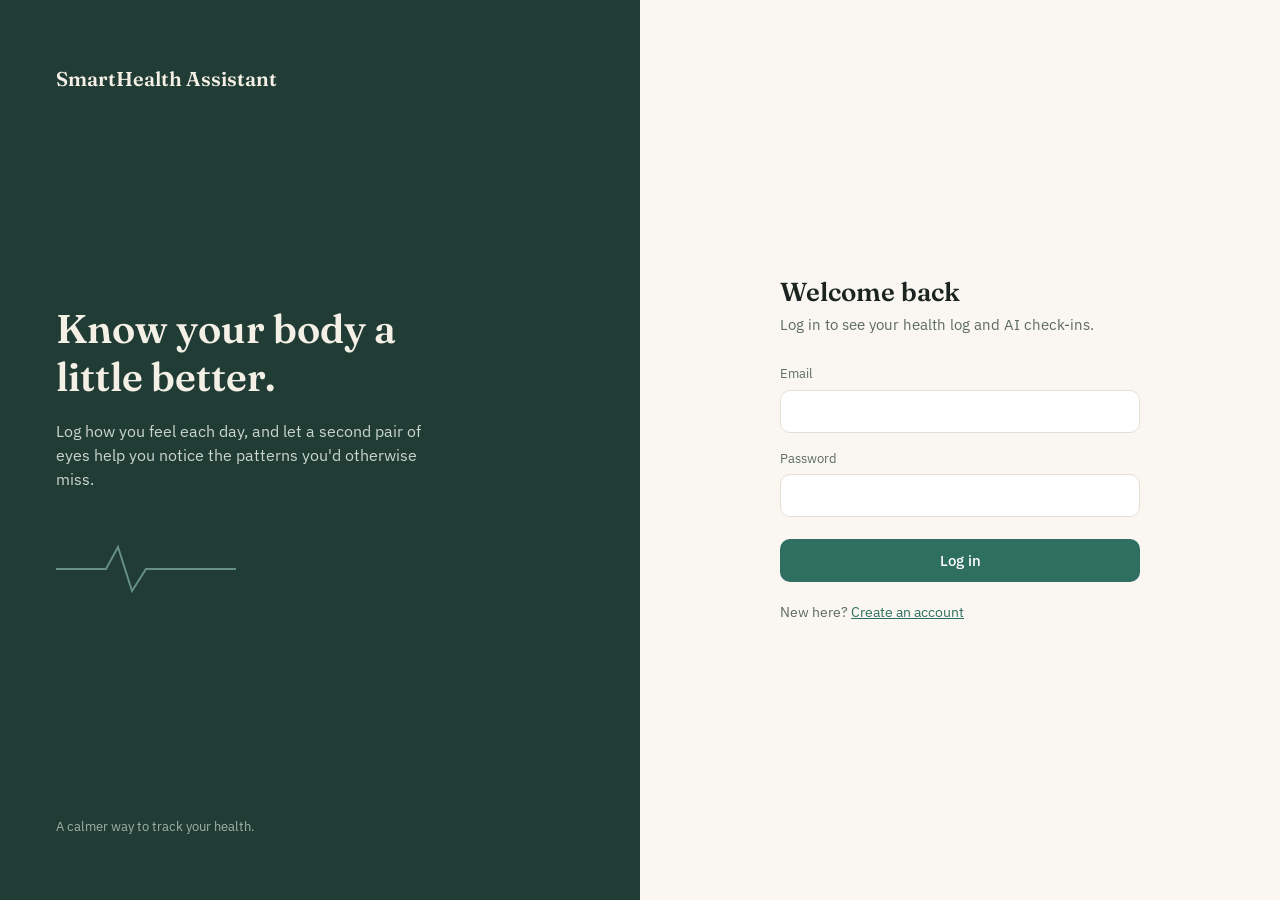
<file: src/main/resources/static/index.html>
<!DOCTYPE html>
<html lang="en">
<head>
  <meta charset="UTF-8">
  <title>SmartHealth Assistant</title>
</head>
<body style="background:#FAF7F2;">
  <script>
    const token = localStorage.getItem('sh_token');
    window.location.replace(token ? 'dashboard.html' : 'login.html');
  </script>
</body>
</html>
</file>
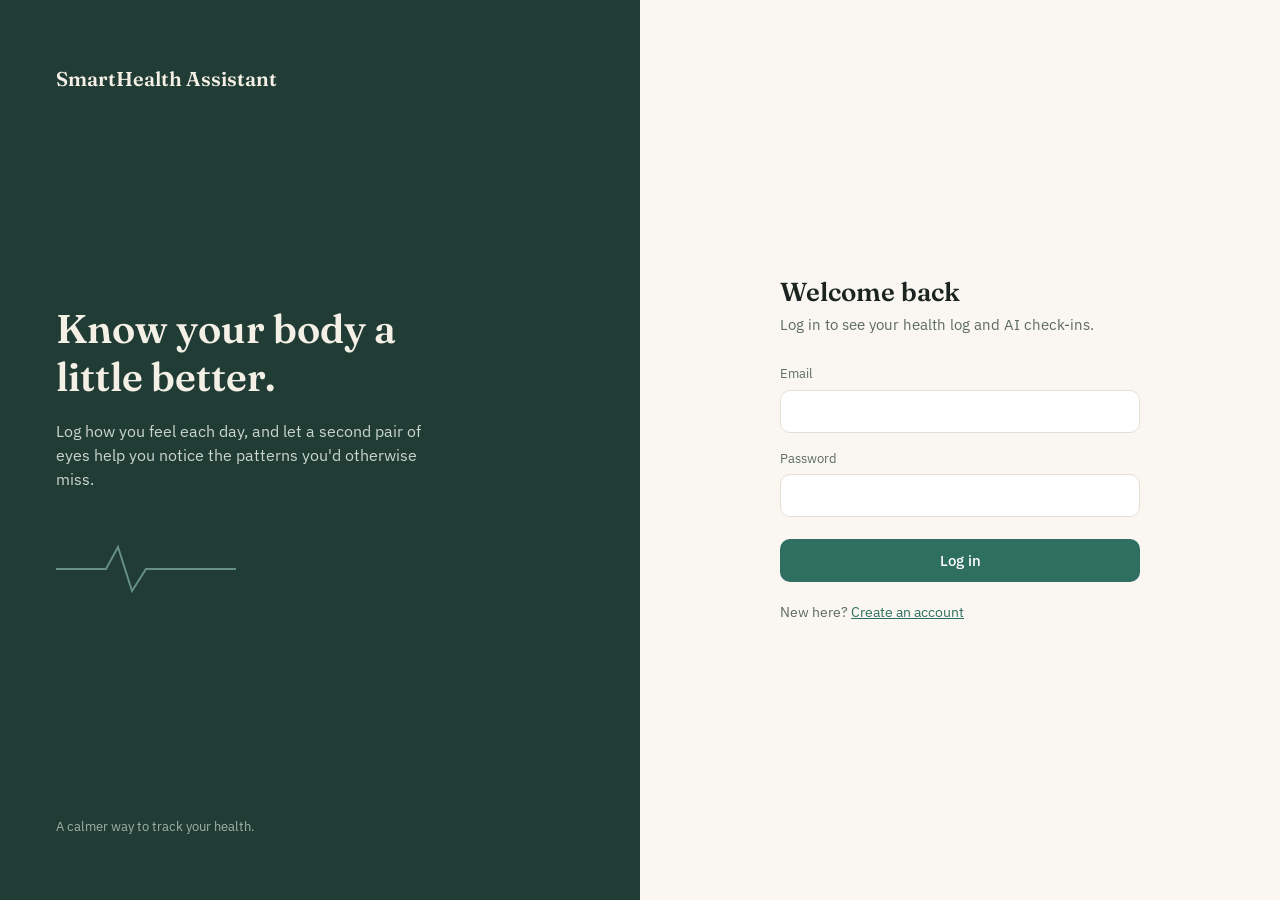
<file: src/main/resources/static/login.html>
<!DOCTYPE html>
<html lang="en">
<head>
<meta charset="UTF-8">
<meta name="viewport" content="width=device-width, initial-scale=1">
<title>Log in — SmartHealth Assistant</title>
<link rel="stylesheet" href="css/style.css">
</head>
<body>
  <div class="auth-shell">
    <div class="auth-brand">
      <div class="mark">SmartHealth Assistant</div>
      <div>
        <h1>Know your body a little better.</h1>
        <p>Log how you feel each day, and let a second pair of eyes help you notice the patterns you'd otherwise miss.</p>
        <svg class="auth-motif" width="180" height="60" viewBox="0 0 180 60" fill="none" style="margin-top:32px">
          <path d="M0 30 H50 L62 8 L76 52 L90 30 H180" stroke="#6E9A8C" stroke-width="2" fill="none"/>
        </svg>
      </div>
      <div style="font-size:13px;color:#9FB3A6;">A calmer way to track your health.</div>
    </div>

    <div class="auth-form-side">
      <div class="auth-form">
        <h2>Welcome back</h2>
        <div class="sub">Log in to see your health log and AI check-ins.</div>

        <div id="formNote"></div>

        <form id="loginForm">
          <div class="field">
            <label for="email">Email</label>
            <input type="email" id="email" required autocomplete="email">
          </div>
          <div class="field">
            <label for="password">Password</label>
            <input type="password" id="password" required autocomplete="current-password">
          </div>
          <button class="btn-primary" type="submit" id="submitBtn">Log in</button>
        </form>

        <div class="auth-switch">
          New here? <a href="register.html">Create an account</a>
        </div>
      </div>
    </div>
  </div>

  <script src="js/api.js"></script>
  <script src="js/login.js"></script>
</body>
</html>
</file>
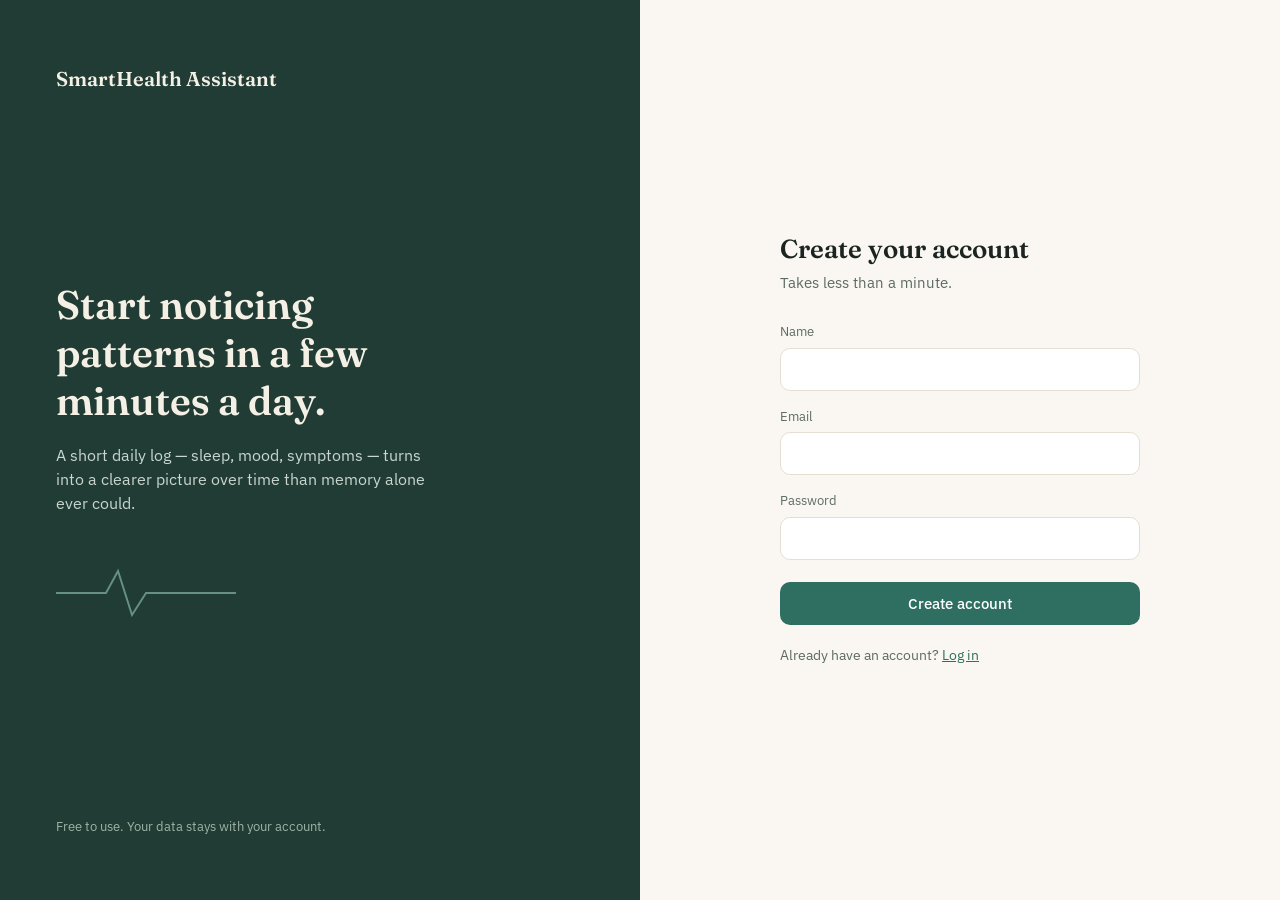
<file: src/main/resources/static/register.html>
<!DOCTYPE html>
<html lang="en">
<head>
<meta charset="UTF-8">
<meta name="viewport" content="width=device-width, initial-scale=1">
<title>Create account — SmartHealth Assistant</title>
<link rel="stylesheet" href="css/style.css">
</head>
<body>
  <div class="auth-shell">
    <div class="auth-brand">
      <div class="mark">SmartHealth Assistant</div>
      <div>
        <h1>Start noticing patterns in a few minutes a day.</h1>
        <p>A short daily log — sleep, mood, symptoms — turns into a clearer picture over time than memory alone ever could.</p>
        <svg class="auth-motif" width="180" height="60" viewBox="0 0 180 60" fill="none" style="margin-top:32px">
          <path d="M0 30 H50 L62 8 L76 52 L90 30 H180" stroke="#6E9A8C" stroke-width="2" fill="none"/>
        </svg>
      </div>
      <div style="font-size:13px;color:#9FB3A6;">Free to use. Your data stays with your account.</div>
    </div>

    <div class="auth-form-side">
      <div class="auth-form">
        <h2>Create your account</h2>
        <div class="sub">Takes less than a minute.</div>

        <div id="formNote"></div>

        <form id="registerForm">
          <div class="field">
            <label for="name">Name</label>
            <input type="text" id="name" required autocomplete="name">
          </div>
          <div class="field">
            <label for="email">Email</label>
            <input type="email" id="email" required autocomplete="email">
          </div>
          <div class="field">
            <label for="password">Password</label>
            <input type="password" id="password" required minlength="6" autocomplete="new-password">
          </div>
          <button class="btn-primary" type="submit" id="submitBtn">Create account</button>
        </form>

        <div class="auth-switch">
          Already have an account? <a href="login.html">Log in</a>
        </div>
      </div>
    </div>
  </div>

  <script src="js/api.js"></script>
  <script src="js/register.js"></script>
</body>
</html>
</file>
<file: src/main/resources/static/css/style.css>
@import url('https://fonts.googleapis.com/css2?family=Fraunces:opsz,wght@9..144,400;9..144,500;9..144,600&family=IBM+Plex+Sans:wght@400;500;600&display=swap');

:root {
  --bg: #FAF7F2;
  --ink: #1B2420;
  --ink-muted: #5C6B62;
  --accent: #2F6F62;
  --accent-dark: #203C35;
  --warm: #D68C3F;
  --sage: #A9BFAE;
  --danger: #B54B3A;
  --card-bg: #FFFFFF;
  --border: #E4DFD3;
  --radius: 10px;
}

* { box-sizing: border-box; }

html, body {
  margin: 0;
  padding: 0;
  background: var(--bg);
  color: var(--ink);
  font-family: 'IBM Plex Sans', -apple-system, sans-serif;
  font-size: 16px;
  line-height: 1.5;
}

h1, h2, h3 {
  font-family: 'Fraunces', Georgia, serif;
  font-weight: 600;
  line-height: 1.2;
  margin: 0;
}

a { color: var(--accent); }

button {
  font-family: inherit;
  cursor: pointer;
}

input, select, textarea {
  font-family: inherit;
  font-size: 15px;
}

/* ---------- Auth pages (login / register) ---------- */

.auth-shell {
  min-height: 100vh;
  display: grid;
  grid-template-columns: 1fr 1fr;
}

@media (max-width: 800px) {
  .auth-shell { grid-template-columns: 1fr; }
  .auth-brand { display: none; }
}

.auth-brand {
  background: var(--accent-dark);
  color: #F4F0E6;
  padding: 64px 56px;
  display: flex;
  flex-direction: column;
  justify-content: space-between;
}

.auth-brand .mark {
  font-family: 'Fraunces', serif;
  font-size: 20px;
  font-weight: 600;
}

.auth-brand h1 {
  font-size: 40px;
  max-width: 420px;
  color: #F4F0E6;
}

.auth-brand p {
  max-width: 380px;
  color: #C9D6CE;
  margin-top: 18px;
  font-size: 16px;
}

.auth-motif {
  opacity: 0.9;
}

.auth-form-side {
  display: flex;
  align-items: center;
  justify-content: center;
  padding: 40px 24px;
}

.auth-form {
  width: 100%;
  max-width: 360px;
}

.auth-form h2 {
  font-size: 26px;
  margin-bottom: 6px;
}

.auth-form .sub {
  color: var(--ink-muted);
  margin-bottom: 28px;
  font-size: 15px;
}

.field {
  margin-bottom: 16px;
}

.field label {
  display: block;
  font-size: 13px;
  color: var(--ink-muted);
  margin-bottom: 6px;
}

.field input {
  width: 100%;
  padding: 11px 12px;
  border: 1px solid var(--border);
  border-radius: var(--radius);
  background: var(--card-bg);
  color: var(--ink);
}

.field input:focus {
  outline: none;
  border-color: var(--accent);
  box-shadow: 0 0 0 3px rgba(47, 111, 98, 0.15);
}

.btn-primary {
  width: 100%;
  padding: 12px;
  background: var(--accent);
  color: #fff;
  border: none;
  border-radius: var(--radius);
  font-size: 15px;
  font-weight: 500;
  margin-top: 6px;
}

.btn-primary:hover { background: var(--accent-dark); }
.btn-primary:disabled { opacity: 0.6; cursor: default; }

.auth-switch {
  margin-top: 20px;
  font-size: 14px;
  color: var(--ink-muted);
}

.form-note {
  font-size: 14px;
  padding: 10px 12px;
  border-radius: var(--radius);
  margin-bottom: 16px;
}

.form-note.error {
  background: #FBEAE6;
  color: var(--danger);
  border: 1px solid #EFC9BF;
}

/* ---------- Dashboard shell ---------- */

.app-shell {
  display: grid;
  grid-template-columns: 240px 1fr;
  min-height: 100vh;
}

@media (max-width: 720px) {
  .app-shell { grid-template-columns: 1fr; }
  .sidebar { display: none; }
}

.sidebar {
  background: var(--accent-dark);
  color: #F4F0E6;
  padding: 28px 20px;
  display: flex;
  flex-direction: column;
}

.sidebar .mark {
  font-family: 'Fraunces', serif;
  font-size: 19px;
  font-weight: 600;
  margin-bottom: 40px;
}

.nav-item {
  display: block;
  padding: 10px 12px;
  border-radius: var(--radius);
  color: #D7E2DA;
  text-decoration: none;
  font-size: 15px;
  margin-bottom: 4px;
  background: transparent;
  border: none;
  width: 100%;
  text-align: left;
}

.nav-item:hover { background: rgba(255,255,255,0.08); }
.nav-item.active { background: rgba(255,255,255,0.14); color: #fff; }

.sidebar-footer {
  margin-top: auto;
  border-top: 1px solid rgba(255,255,255,0.15);
  padding-top: 16px;
}

.sidebar-footer .who {
  font-size: 13px;
  color: #C9D6CE;
  margin-bottom: 10px;
}

.logout-btn {
  background: none;
  border: 1px solid rgba(255,255,255,0.25);
  color: #F4F0E6;
  padding: 8px 12px;
  border-radius: var(--radius);
  font-size: 13px;
  width: 100%;
}

.logout-btn:hover { background: rgba(255,255,255,0.1); }

.main {
  padding: 40px 48px;
  max-width: 900px;
}

@media (max-width: 720px) {
  .main { padding: 24px; }
}

.panel { display: none; }
.panel.active { display: block; }

.panel-header {
  display: flex;
  justify-content: space-between;
  align-items: flex-end;
  margin-bottom: 28px;
  gap: 16px;
  flex-wrap: wrap;
}

.panel-header h2 { font-size: 28px; }
.panel-header .sub { color: var(--ink-muted); font-size: 15px; margin-top: 4px; }

.btn-secondary {
  padding: 10px 18px;
  background: var(--accent);
  color: #fff;
  border: none;
  border-radius: var(--radius);
  font-size: 14px;
  font-weight: 500;
  white-space: nowrap;
}
.btn-secondary:hover { background: var(--accent-dark); }

/* ---------- Health log timeline ---------- */

.log-form {
  background: var(--card-bg);
  border: 1px solid var(--border);
  border-radius: var(--radius);
  padding: 20px;
  margin-bottom: 28px;
  display: none;
}
.log-form.open { display: block; }

.log-form .row {
  display: grid;
  grid-template-columns: 1fr 1fr;
  gap: 14px;
  margin-bottom: 14px;
}
@media (max-width: 520px) {
  .log-form .row { grid-template-columns: 1fr; }
}

.log-form label {
  display: block;
  font-size: 13px;
  color: var(--ink-muted);
  margin-bottom: 6px;
}

.log-form input, .log-form select, .log-form textarea {
  width: 100%;
  padding: 9px 10px;
  border: 1px solid var(--border);
  border-radius: 8px;
  background: #fff;
  color: var(--ink);
}

.log-form textarea { resize: vertical; min-height: 60px; }

.timeline {
  list-style: none;
  margin: 0;
  padding: 0;
  border-left: 2px solid var(--border);
}

.timeline li {
  position: relative;
  padding: 0 0 24px 24px;
}

.timeline li::before {
  content: '';
  position: absolute;
  left: -6px;
  top: 4px;
  width: 10px;
  height: 10px;
  border-radius: 50%;
  background: var(--accent);
}

.entry-date {
  font-size: 13px;
  color: var(--ink-muted);
  margin-bottom: 4px;
}

.entry-card {
  background: var(--card-bg);
  border: 1px solid var(--border);
  border-radius: var(--radius);
  padding: 14px 16px;
}

.entry-top {
  display: flex;
  justify-content: space-between;
  align-items: center;
  gap: 12px;
}

.entry-mood {
  font-size: 14px;
  font-weight: 500;
  color: var(--accent-dark);
}

.entry-meta {
  font-size: 13px;
  color: var(--ink-muted);
  margin-top: 6px;
}

.entry-notes {
  font-size: 14px;
  margin-top: 8px;
  color: var(--ink);
}

.delete-link {
  background: none;
  border: none;
  color: var(--ink-muted);
  font-size: 13px;
  padding: 0;
}
.delete-link:hover { color: var(--danger); }

.empty-state {
  border: 1px dashed var(--border);
  border-radius: var(--radius);
  padding: 32px 20px;
  text-align: center;
  color: var(--ink-muted);
}

/* ---------- AI chat ---------- */

.chat-box {
  border: 1px solid var(--border);
  border-radius: var(--radius);
  background: var(--card-bg);
  height: 440px;
  display: flex;
  flex-direction: column;
  overflow: hidden;
}

.chat-log {
  flex: 1;
  overflow-y: auto;
  padding: 20px;
  display: flex;
  flex-direction: column;
  gap: 14px;
}

.msg { max-width: 78%; }
.msg-user { align-self: flex-end; }
.msg-ai { align-self: flex-start; }

.msg-bubble {
  padding: 10px 14px;
  border-radius: 12px;
  font-size: 14.5px;
  white-space: pre-wrap;
}

.msg-user .msg-bubble {
  background: var(--accent);
  color: #fff;
  border-bottom-right-radius: 4px;
}

.msg-ai .msg-bubble {
  background: #F1EEE5;
  color: var(--ink);
  border-bottom-left-radius: 4px;
}

.msg-disclaimer {
  font-size: 12px;
  color: var(--ink-muted);
  margin-top: 6px;
}

.chat-input-row {
  display: flex;
  border-top: 1px solid var(--border);
  padding: 12px;
  gap: 10px;
}

.chat-input-row input {
  flex: 1;
  border: 1px solid var(--border);
  border-radius: 8px;
  padding: 10px 12px;
}

.chat-hint {
  font-size: 13px;
  color: var(--ink-muted);
  margin-bottom: 16px;
}

/* ---------- Medications ---------- */

.med-item {
  display: flex;
  justify-content: space-between;
  align-items: center;
  gap: 12px;
  padding: 14px 16px;
  border: 1px solid var(--border);
  border-radius: var(--radius);
  background: var(--card-bg);
  margin-bottom: 10px;
}

.med-item.inactive { opacity: 0.55; }

.med-info .name { font-weight: 500; font-size: 15px; }
.med-info .meta { font-size: 13px; color: var(--ink-muted); margin-top: 2px; }

.med-actions { display: flex; gap: 8px; flex-shrink: 0; }

.pill-btn {
  background: none;
  border: 1px solid var(--border);
  color: var(--ink-muted);
  padding: 6px 12px;
  border-radius: 999px;
  font-size: 13px;
}
.pill-btn:hover { border-color: var(--accent); color: var(--accent); }

/* ---------- Trends ---------- */

.chart-card {
  background: var(--card-bg);
  border: 1px solid var(--border);
  border-radius: var(--radius);
  padding: 20px;
  margin-bottom: 24px;
}

/* ---------- Lab report result / AI free-standing result ---------- */

.ai-result-card {
  background: #F1EEE5;
  border-radius: var(--radius);
  padding: 16px;
  margin-top: 16px;
  white-space: pre-wrap;
  font-size: 14.5px;
}

.ai-result-disclaimer {
  font-size: 12px;
  color: var(--ink-muted);
  margin-top: 8px;
}

.section-divider {
  border: none;
  border-top: 1px solid var(--border);
  margin: 32px 0;
}

/* ---------- Urgent AI message ---------- */

.msg-urgent .msg-bubble {
  background: var(--danger);
  color: #fff;
}
</file>
